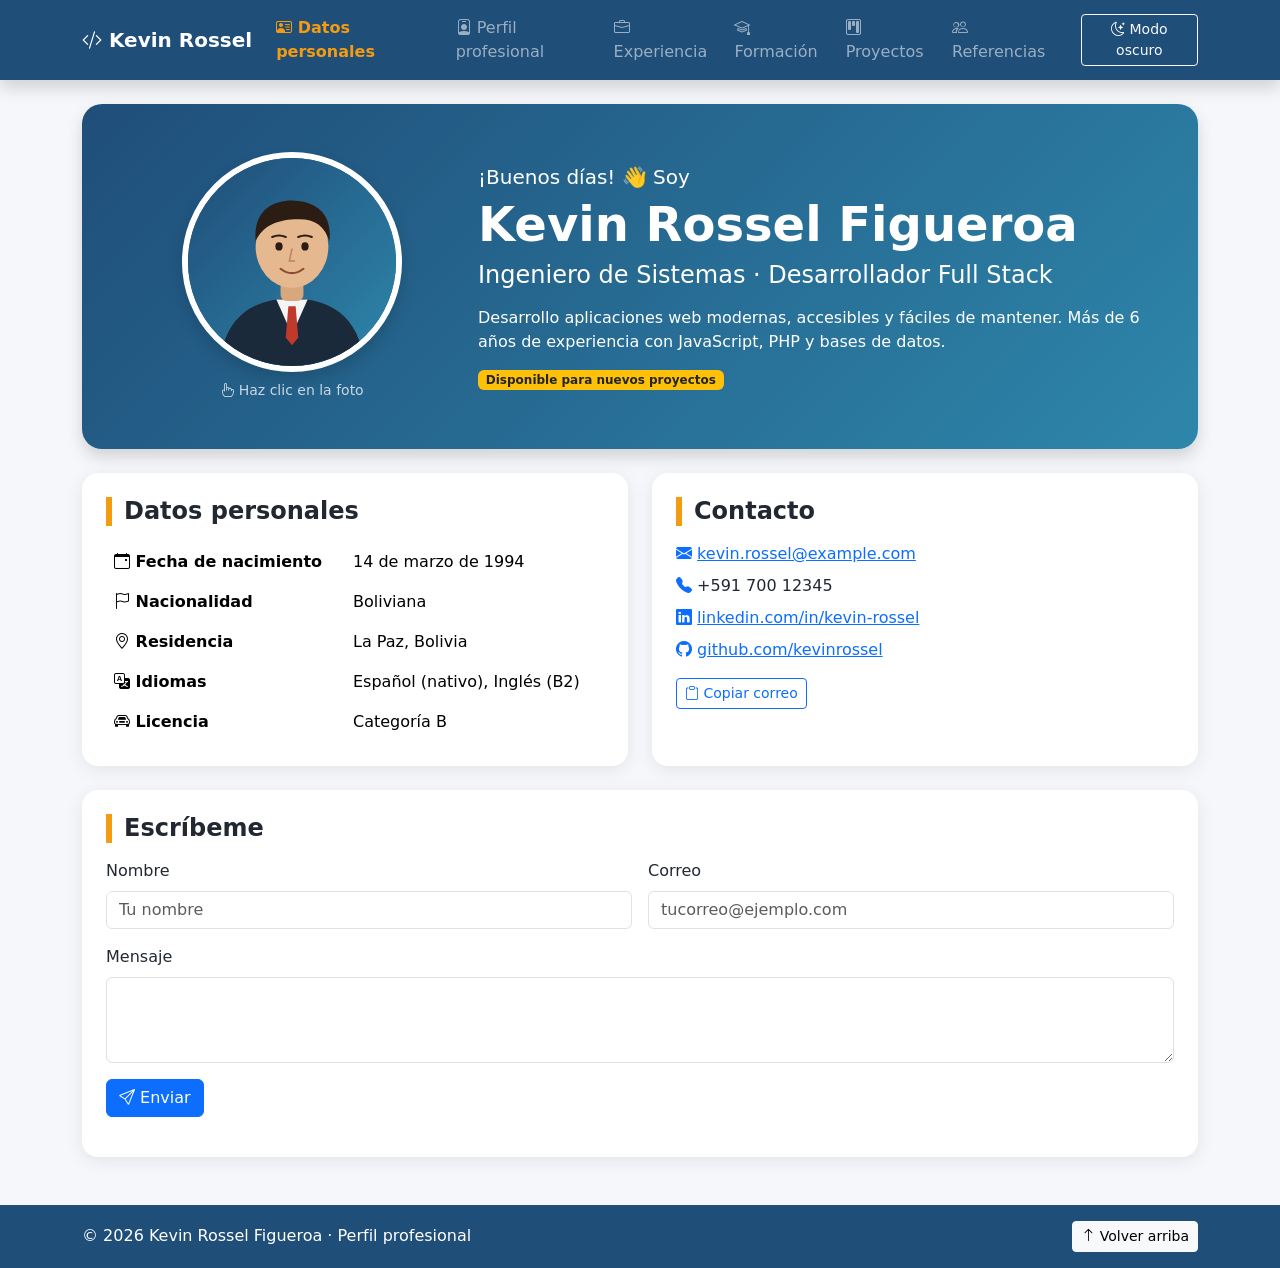
<file: index.html>
<!DOCTYPE html>
<html lang="es">
<head>
  <meta charset="UTF-8">
  <meta name="viewport" content="width=device-width, initial-scale=1.0">
  <title>Datos personales | Kevin Rossel Figueroa</title>
  <link rel="icon" href="img/perfil.svg" type="image/svg+xml">
  <!-- Bootstrap 5 e íconos (copias locales) -->
  <link rel="stylesheet" href="vendor/bootstrap/bootstrap.min.css">
  <link rel="stylesheet" href="vendor/bootstrap-icons/bootstrap-icons.min.css">
  <!-- Estilos propios (archivo CSS separado) -->
  <link rel="stylesheet" href="css/estilos.css">
</head>
<body id="pagina-inicio">
  <!-- ===== Menú de navegación (igual en todas las páginas) ===== -->
  <nav class="navbar navbar-expand-lg navbar-dark sticky-top shadow">
    <div class="container">
      <a class="navbar-brand fw-bold" href="index.html"><i class="bi bi-code-slash"></i> Kevin Rossel</a>
      <button class="navbar-toggler" type="button" data-bs-toggle="collapse" data-bs-target="#menu"
              aria-controls="menu" aria-expanded="false" aria-label="Abrir menú">
        <span class="navbar-toggler-icon"></span>
      </button>
      <div class="collapse navbar-collapse" id="menu">
        <ul class="navbar-nav ms-auto">
          <li class="nav-item"><a class="nav-link" href="index.html"><i class="bi bi-person-vcard"></i> Datos personales</a></li>
          <li class="nav-item"><a class="nav-link" href="perfil.html"><i class="bi bi-person-badge"></i> Perfil profesional</a></li>
          <li class="nav-item"><a class="nav-link" href="experiencia.html"><i class="bi bi-briefcase"></i> Experiencia</a></li>
          <li class="nav-item"><a class="nav-link" href="formacion.html"><i class="bi bi-mortarboard"></i> Formación</a></li>
          <li class="nav-item"><a class="nav-link" href="proyectos.html"><i class="bi bi-kanban"></i> Proyectos</a></li>
          <li class="nav-item"><a class="nav-link" href="referencias.html"><i class="bi bi-people"></i> Referencias</a></li>
        </ul>
        <button id="btnTema" class="btn btn-outline-light btn-sm ms-lg-3 mt-2 mt-lg-0" type="button">
          <i class="bi bi-moon-stars"></i> Modo oscuro
        </button>
      </div>
    </div>
  </nav>

  <main class="container py-4">
    <!-- ===== HERO: foto y datos principales ===== -->
    <section class="hero p-4 p-md-5 mb-4 shadow">
      <div class="row align-items-center g-4">
        <div class="col-md-4 text-center">
          <img id="fotoPerfil" class="foto-perfil shadow" src="img/perfil.svg"
               alt="Fotografía formal de Kevin Rossel" title="Haz clic para cambiar la foto">
          <p class="small mt-2 mb-0 opacity-75"><i class="bi bi-hand-index"></i> Haz clic en la foto</p>
        </div>
        <div class="col-md-8">
          <p id="saludo" class="fs-5 mb-1">Hola</p>
          <h1 class="display-5 fw-bold">Kevin Rossel Figueroa</h1>
          <h2 class="h4 fw-light">Ingeniero de Sistemas · Desarrollador Full Stack</h2>
          <p class="mt-3 mb-0">Desarrollo aplicaciones web modernas, accesibles y fáciles de mantener.
            Más de 6 años de experiencia con JavaScript, PHP y bases de datos.</p>
          <span class="badge bg-warning text-dark mt-3" id="estadoDisponible">Disponible para nuevos proyectos</span>
        </div>
      </div>
    </section>

    <div class="row g-4">
      <!-- ===== Datos personales (tabla) ===== -->
      <div class="col-lg-6">
        <div class="tarjeta p-4 h-100">
          <h3 class="titulo-seccion h4 mb-3">Datos personales</h3>
          <table class="table table-borderless mb-0">
            <tbody>
              <tr><th scope="row"><i class="bi bi-calendar-event"></i> Fecha de nacimiento</th><td>14 de marzo de 1994</td></tr>
              <tr><th scope="row"><i class="bi bi-flag"></i> Nacionalidad</th><td>Boliviana</td></tr>
              <tr><th scope="row"><i class="bi bi-geo-alt"></i> Residencia</th><td>La Paz, Bolivia</td></tr>
              <tr><th scope="row"><i class="bi bi-translate"></i> Idiomas</th><td>Español (nativo), Inglés (B2)</td></tr>
              <tr><th scope="row"><i class="bi bi-car-front"></i> Licencia</th><td>Categoría B</td></tr>
            </tbody>
          </table>
        </div>
      </div>

      <!-- ===== Contacto (lista) ===== -->
      <div class="col-lg-6">
        <div class="tarjeta p-4 h-100">
          <h3 class="titulo-seccion h4 mb-3">Contacto</h3>
          <ul class="list-unstyled fs-6">
            <li class="mb-2"><i class="bi bi-envelope-fill text-primary"></i>
              <a id="enlaceCorreo" href="mailto:kevin.rossel@example.com">kevin.rossel@example.com</a></li>
            <li class="mb-2"><i class="bi bi-telephone-fill text-primary"></i> +591 700 12345</li>
            <li class="mb-2"><i class="bi bi-linkedin text-primary"></i>
              <a href="https://www.linkedin.com/" target="_blank" rel="noopener">linkedin.com/in/kevin-rossel</a></li>
            <li class="mb-2"><i class="bi bi-github text-primary"></i>
              <a href="https://github.com/" target="_blank" rel="noopener">github.com/kevinrossel</a></li>
          </ul>
          <button id="btnCopiar" class="btn btn-outline-primary btn-sm"><i class="bi bi-clipboard"></i> Copiar correo</button>
        </div>
      </div>

      <!-- ===== Formulario de contacto ===== -->
      <div class="col-12">
        <div class="tarjeta p-4">
          <h3 class="titulo-seccion h4 mb-3">Escríbeme</h3>
          <form id="formContacto" class="row g-3" novalidate>
            <div class="col-md-6">
              <label for="nombre" class="form-label">Nombre</label>
              <input id="nombre" class="form-control" type="text" placeholder="Tu nombre" required>
            </div>
            <div class="col-md-6">
              <label for="correo" class="form-label">Correo</label>
              <input id="correo" class="form-control" type="email" placeholder="tucorreo@ejemplo.com" required>
            </div>
            <div class="col-12">
              <label for="mensaje" class="form-label">Mensaje</label>
              <textarea id="mensaje" class="form-control" rows="3" required></textarea>
            </div>
            <div class="col-12"><button class="btn btn-primary" type="submit"><i class="bi bi-send"></i> Enviar</button></div>
          </form>
          <div id="respuestaForm" class="mt-3"></div>
        </div>
      </div>
    </div>
  </main>

  <footer class="py-3 mt-4">
    <div class="container d-flex flex-wrap justify-content-between align-items-center">
      <span>&copy; <span id="anio"></span> Kevin Rossel Figueroa · Perfil profesional</span>
      <!-- Forma 1 de escuchar eventos: atributo onclick en el HTML -->
      <button class="btn btn-sm btn-light" onclick="volverArriba()"><i class="bi bi-arrow-up"></i> Volver arriba</button>
    </div>
  </footer>

  <script src="vendor/bootstrap/bootstrap.bundle.min.js"></script>
  <script src="js/comun.js"></script>
  <script src="js/inicio.js"></script>
</body>
</html>
</file>
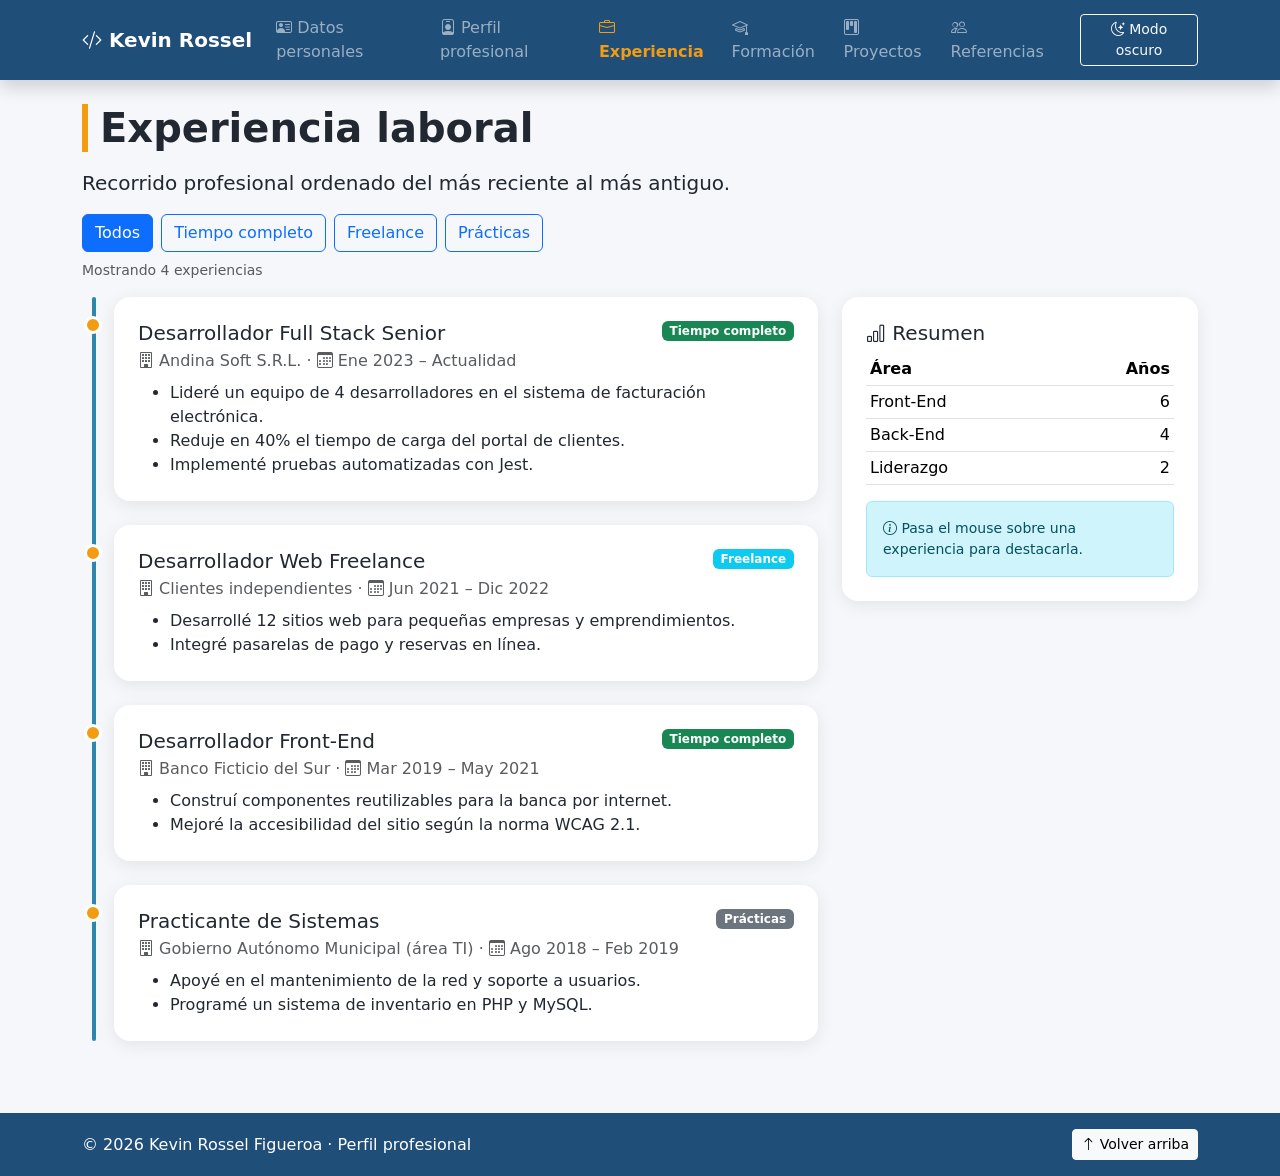
<file: experiencia.html>
<!DOCTYPE html>
<html lang="es">
<head>
  <meta charset="UTF-8">
  <meta name="viewport" content="width=device-width, initial-scale=1.0">
  <title>Experiencia laboral | Kevin Rossel Figueroa</title>
  <link rel="icon" href="img/perfil.svg" type="image/svg+xml">
  <!-- Bootstrap 5 e íconos (copias locales) -->
  <link rel="stylesheet" href="vendor/bootstrap/bootstrap.min.css">
  <link rel="stylesheet" href="vendor/bootstrap-icons/bootstrap-icons.min.css">
  <!-- Estilos propios (archivo CSS separado) -->
  <link rel="stylesheet" href="css/estilos.css">
</head>
<body id="pagina-experiencia">
  <!-- ===== Menú de navegación (igual en todas las páginas) ===== -->
  <nav class="navbar navbar-expand-lg navbar-dark sticky-top shadow">
    <div class="container">
      <a class="navbar-brand fw-bold" href="index.html"><i class="bi bi-code-slash"></i> Kevin Rossel</a>
      <button class="navbar-toggler" type="button" data-bs-toggle="collapse" data-bs-target="#menu"
              aria-controls="menu" aria-expanded="false" aria-label="Abrir menú">
        <span class="navbar-toggler-icon"></span>
      </button>
      <div class="collapse navbar-collapse" id="menu">
        <ul class="navbar-nav ms-auto">
          <li class="nav-item"><a class="nav-link" href="index.html"><i class="bi bi-person-vcard"></i> Datos personales</a></li>
          <li class="nav-item"><a class="nav-link" href="perfil.html"><i class="bi bi-person-badge"></i> Perfil profesional</a></li>
          <li class="nav-item"><a class="nav-link" href="experiencia.html"><i class="bi bi-briefcase"></i> Experiencia</a></li>
          <li class="nav-item"><a class="nav-link" href="formacion.html"><i class="bi bi-mortarboard"></i> Formación</a></li>
          <li class="nav-item"><a class="nav-link" href="proyectos.html"><i class="bi bi-kanban"></i> Proyectos</a></li>
          <li class="nav-item"><a class="nav-link" href="referencias.html"><i class="bi bi-people"></i> Referencias</a></li>
        </ul>
        <button id="btnTema" class="btn btn-outline-light btn-sm ms-lg-3 mt-2 mt-lg-0" type="button">
          <i class="bi bi-moon-stars"></i> Modo oscuro
        </button>
      </div>
    </div>
  </nav>

  <main class="container py-4">
    <h1 class="titulo-seccion mb-3">Experiencia laboral</h1>
    <p class="lead">Recorrido profesional ordenado del más reciente al más antiguo.</p>

    <!-- ===== Filtros (agregar/quitar clases) ===== -->
    <div class="d-flex flex-wrap gap-2 mb-2" id="filtros">
      <button class="btn btn-primary filtro" data-filtro="todos">Todos</button>
      <button class="btn btn-outline-primary filtro" data-filtro="tiempo-completo">Tiempo completo</button>
      <button class="btn btn-outline-primary filtro" data-filtro="freelance">Freelance</button>
      <button class="btn btn-outline-primary filtro" data-filtro="practicas">Prácticas</button>
    </div>
    <p class="small text-muted" id="contadorExp">Mostrando 4 experiencias</p>

    <div class="row g-4">
      <!-- ===== Línea de tiempo ===== -->
      <div class="col-lg-8">
        <div class="linea-tiempo">
        <div class="item-tiempo tarjeta p-4" data-tipo="tiempo-completo">
          <div class="d-flex flex-wrap justify-content-between">
            <h2 class="h5 mb-1">Desarrollador Full Stack Senior</h2><span class="badge bg-success align-self-start">Tiempo completo</span>
          </div>
          <p class="text-muted mb-2"><i class="bi bi-building"></i> Andina Soft S.R.L. · <i class="bi bi-calendar3"></i> Ene 2023 – Actualidad</p>
          <ul class="mb-0"><li>Lideré un equipo de 4 desarrolladores en el sistema de facturación electrónica.</li><li>Reduje en 40% el tiempo de carga del portal de clientes.</li><li>Implementé pruebas automatizadas con Jest.</li></ul>
        </div>
        <div class="item-tiempo tarjeta p-4" data-tipo="freelance">
          <div class="d-flex flex-wrap justify-content-between">
            <h2 class="h5 mb-1">Desarrollador Web Freelance</h2><span class="badge bg-info align-self-start">Freelance</span>
          </div>
          <p class="text-muted mb-2"><i class="bi bi-building"></i> Clientes independientes · <i class="bi bi-calendar3"></i> Jun 2021 – Dic 2022</p>
          <ul class="mb-0"><li>Desarrollé 12 sitios web para pequeñas empresas y emprendimientos.</li><li>Integré pasarelas de pago y reservas en línea.</li></ul>
        </div>
        <div class="item-tiempo tarjeta p-4" data-tipo="tiempo-completo">
          <div class="d-flex flex-wrap justify-content-between">
            <h2 class="h5 mb-1">Desarrollador Front-End</h2><span class="badge bg-success align-self-start">Tiempo completo</span>
          </div>
          <p class="text-muted mb-2"><i class="bi bi-building"></i> Banco Ficticio del Sur · <i class="bi bi-calendar3"></i> Mar 2019 – May 2021</p>
          <ul class="mb-0"><li>Construí componentes reutilizables para la banca por internet.</li><li>Mejoré la accesibilidad del sitio según la norma WCAG 2.1.</li></ul>
        </div>
        <div class="item-tiempo tarjeta p-4" data-tipo="practicas">
          <div class="d-flex flex-wrap justify-content-between">
            <h2 class="h5 mb-1">Practicante de Sistemas</h2><span class="badge bg-secondary align-self-start">Prácticas</span>
          </div>
          <p class="text-muted mb-2"><i class="bi bi-building"></i> Gobierno Autónomo Municipal (área TI) · <i class="bi bi-calendar3"></i> Ago 2018 – Feb 2019</p>
          <ul class="mb-0"><li>Apoyé en el mantenimiento de la red y soporte a usuarios.</li><li>Programé un sistema de inventario en PHP y MySQL.</li></ul>
        </div>
        </div>
      </div>

      <!-- ===== Resumen en tabla ===== -->
      <div class="col-lg-4">
        <aside class="tarjeta p-4 sticky-lg-top" style="top:90px">
          <h2 class="h5"><i class="bi bi-bar-chart"></i> Resumen</h2>
          <table class="table table-sm table-hover mb-3">
            <thead><tr><th>Área</th><th class="text-end">Años</th></tr></thead>
            <tbody>
              <tr><td>Front-End</td><td class="text-end">6</td></tr>
              <tr><td>Back-End</td><td class="text-end">4</td></tr>
              <tr><td>Liderazgo</td><td class="text-end">2</td></tr>
            </tbody>
          </table>
          <div class="alert alert-info small mb-0" role="status">
            <i class="bi bi-info-circle"></i> Pasa el mouse sobre una experiencia para destacarla.
          </div>
        </aside>
      </div>
    </div>
  </main>

  <footer class="py-3 mt-4">
    <div class="container d-flex flex-wrap justify-content-between align-items-center">
      <span>&copy; <span id="anio"></span> Kevin Rossel Figueroa · Perfil profesional</span>
      <!-- Forma 1 de escuchar eventos: atributo onclick en el HTML -->
      <button class="btn btn-sm btn-light" onclick="volverArriba()"><i class="bi bi-arrow-up"></i> Volver arriba</button>
    </div>
  </footer>

  <script src="vendor/bootstrap/bootstrap.bundle.min.js"></script>
  <script src="js/comun.js"></script>
  <script src="js/experiencia.js"></script>
</body>
</html>
</file>
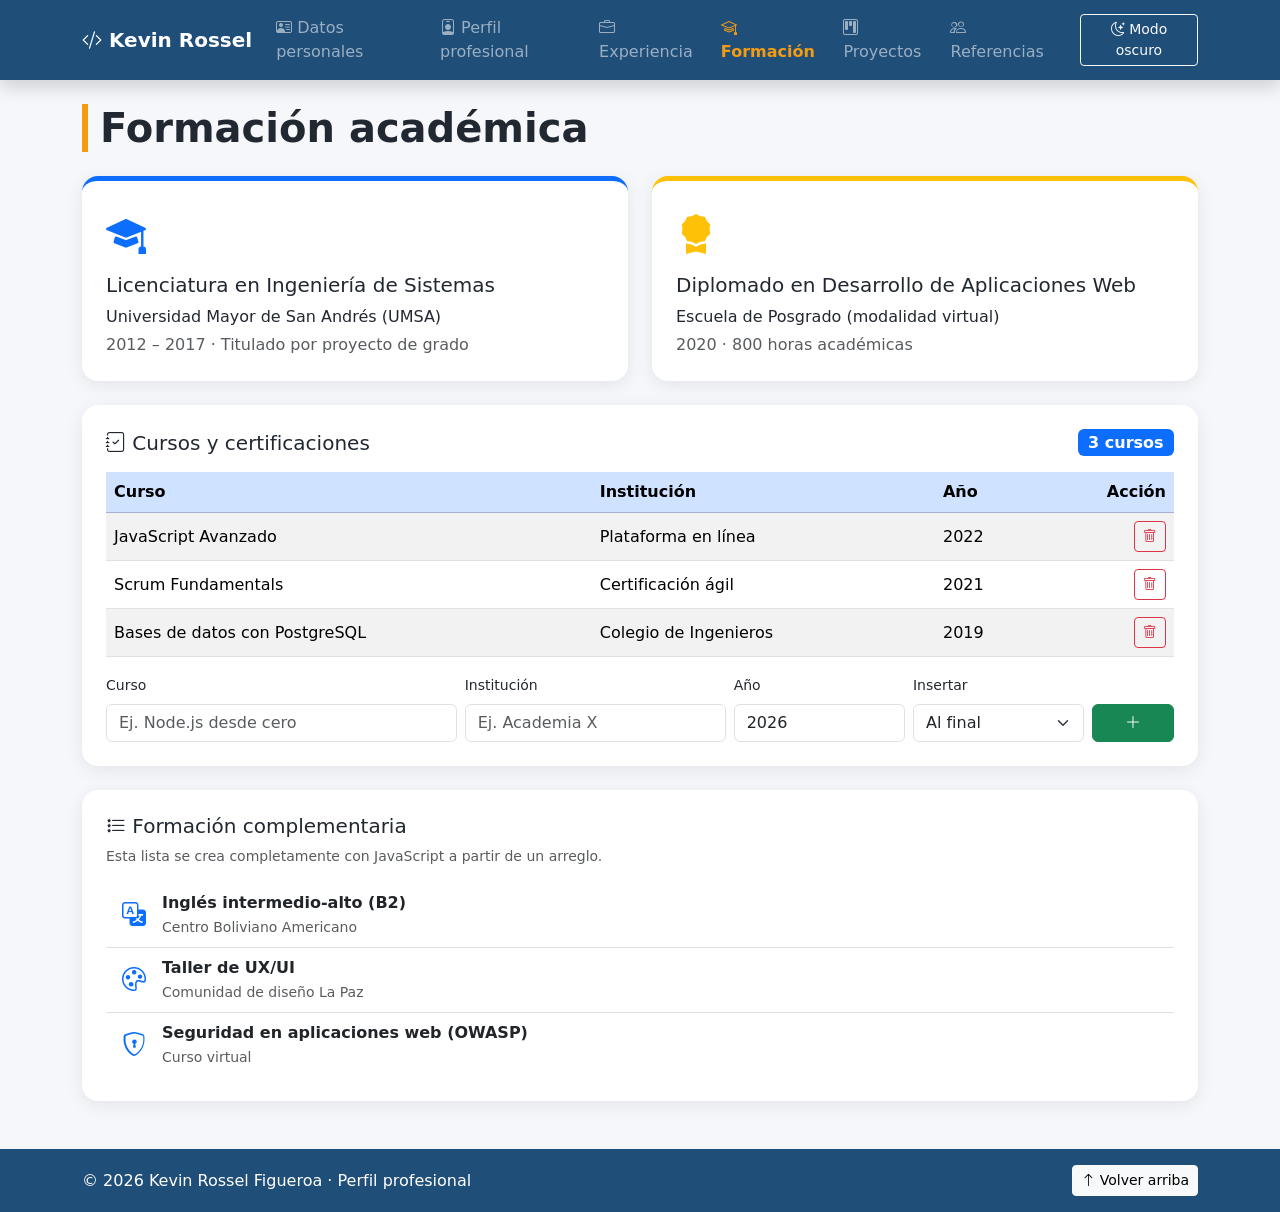
<file: formacion.html>
<!DOCTYPE html>
<html lang="es">
<head>
  <meta charset="UTF-8">
  <meta name="viewport" content="width=device-width, initial-scale=1.0">
  <title>Formación académica | Kevin Rossel Figueroa</title>
  <link rel="icon" href="img/perfil.svg" type="image/svg+xml">
  <!-- Bootstrap 5 e íconos (copias locales) -->
  <link rel="stylesheet" href="vendor/bootstrap/bootstrap.min.css">
  <link rel="stylesheet" href="vendor/bootstrap-icons/bootstrap-icons.min.css">
  <!-- Estilos propios (archivo CSS separado) -->
  <link rel="stylesheet" href="css/estilos.css">
</head>
<body id="pagina-formacion">
  <!-- ===== Menú de navegación (igual en todas las páginas) ===== -->
  <nav class="navbar navbar-expand-lg navbar-dark sticky-top shadow">
    <div class="container">
      <a class="navbar-brand fw-bold" href="index.html"><i class="bi bi-code-slash"></i> Kevin Rossel</a>
      <button class="navbar-toggler" type="button" data-bs-toggle="collapse" data-bs-target="#menu"
              aria-controls="menu" aria-expanded="false" aria-label="Abrir menú">
        <span class="navbar-toggler-icon"></span>
      </button>
      <div class="collapse navbar-collapse" id="menu">
        <ul class="navbar-nav ms-auto">
          <li class="nav-item"><a class="nav-link" href="index.html"><i class="bi bi-person-vcard"></i> Datos personales</a></li>
          <li class="nav-item"><a class="nav-link" href="perfil.html"><i class="bi bi-person-badge"></i> Perfil profesional</a></li>
          <li class="nav-item"><a class="nav-link" href="experiencia.html"><i class="bi bi-briefcase"></i> Experiencia</a></li>
          <li class="nav-item"><a class="nav-link" href="formacion.html"><i class="bi bi-mortarboard"></i> Formación</a></li>
          <li class="nav-item"><a class="nav-link" href="proyectos.html"><i class="bi bi-kanban"></i> Proyectos</a></li>
          <li class="nav-item"><a class="nav-link" href="referencias.html"><i class="bi bi-people"></i> Referencias</a></li>
        </ul>
        <button id="btnTema" class="btn btn-outline-light btn-sm ms-lg-3 mt-2 mt-lg-0" type="button">
          <i class="bi bi-moon-stars"></i> Modo oscuro
        </button>
      </div>
    </div>
  </nav>

  <main class="container py-4">
    <h1 class="titulo-seccion mb-4">Formación académica</h1>

    <!-- ===== Tarjetas de formación principal ===== -->
    <div class="row g-4 mb-4">
      <div class="col-md-6">
        <div class="tarjeta p-4 h-100 border-top border-5 border-primary">
          <i class="bi bi-mortarboard-fill fs-1 text-primary"></i>
          <h2 class="h5 mt-2">Licenciatura en Ingeniería de Sistemas</h2>
          <p class="mb-1">Universidad Mayor de San Andrés (UMSA)</p>
          <p class="text-muted mb-0">2012 – 2017 · Titulado por proyecto de grado</p>
        </div>
      </div>
      <div class="col-md-6">
        <div class="tarjeta p-4 h-100 border-top border-5 border-warning">
          <i class="bi bi-award-fill fs-1 text-warning"></i>
          <h2 class="h5 mt-2">Diplomado en Desarrollo de Aplicaciones Web</h2>
          <p class="mb-1">Escuela de Posgrado (modalidad virtual)</p>
          <p class="text-muted mb-0">2020 · 800 horas académicas</p>
        </div>
      </div>
    </div>

    <!-- ===== Tabla de cursos con agregar / eliminar ===== -->
    <section class="tarjeta p-4 mb-4">
      <div class="d-flex flex-wrap justify-content-between align-items-center mb-3">
        <h2 class="h5 mb-0"><i class="bi bi-journal-check"></i> Cursos y certificaciones</h2>
        <span class="badge bg-primary fs-6" id="totalCursos">0 cursos</span>
      </div>
      <div class="table-responsive">
        <table class="table table-striped align-middle" id="tablaCursos">
          <thead class="table-primary">
            <tr><th>Curso</th><th>Institución</th><th>Año</th><th class="text-end">Acción</th></tr>
          </thead>
          <tbody>
            <tr><td>JavaScript Avanzado</td><td>Plataforma en línea</td><td>2022</td>
              <td class="text-end"><button class="btn btn-sm btn-outline-danger btn-eliminar"><i class="bi bi-trash"></i></button></td></tr>
            <tr><td>Scrum Fundamentals</td><td>Certificación ágil</td><td>2021</td>
              <td class="text-end"><button class="btn btn-sm btn-outline-danger btn-eliminar"><i class="bi bi-trash"></i></button></td></tr>
            <tr><td>Bases de datos con PostgreSQL</td><td>Colegio de Ingenieros</td><td>2019</td>
              <td class="text-end"><button class="btn btn-sm btn-outline-danger btn-eliminar"><i class="bi bi-trash"></i></button></td></tr>
          </tbody>
        </table>
      </div>

      <form id="formCurso" class="row g-2 align-items-end">
        <div class="col-md-4"><label class="form-label small" for="cursoNombre">Curso</label>
          <input id="cursoNombre" class="form-control" required placeholder="Ej. Node.js desde cero"></div>
        <div class="col-md-3"><label class="form-label small" for="cursoInst">Institución</label>
          <input id="cursoInst" class="form-control" required placeholder="Ej. Academia X"></div>
        <div class="col-md-2"><label class="form-label small" for="cursoAnio">Año</label>
          <input id="cursoAnio" class="form-control" type="number" min="1990" max="2030" required value="2026"></div>
        <div class="col-md-2"><label class="form-label small" for="cursoPosicion">Insertar</label>
          <select id="cursoPosicion" class="form-select">
            <option value="final">Al final</option>
            <option value="inicio">Al inicio</option>
          </select></div>
        <div class="col-md-1 d-grid"><button class="btn btn-success" type="submit" title="Agregar"><i class="bi bi-plus-lg"></i></button></div>
      </form>
    </section>

    <!-- ===== Lista generada desde JavaScript ===== -->
    <section class="tarjeta p-4">
      <h2 class="h5"><i class="bi bi-list-stars"></i> Formación complementaria</h2>
      <p class="text-muted small">Esta lista se crea completamente con JavaScript a partir de un arreglo.</p>
      <ul class="list-group list-group-flush" id="listaComplementaria"></ul>
    </section>
  </main>

  <footer class="py-3 mt-4">
    <div class="container d-flex flex-wrap justify-content-between align-items-center">
      <span>&copy; <span id="anio"></span> Kevin Rossel Figueroa · Perfil profesional</span>
      <!-- Forma 1 de escuchar eventos: atributo onclick en el HTML -->
      <button class="btn btn-sm btn-light" onclick="volverArriba()"><i class="bi bi-arrow-up"></i> Volver arriba</button>
    </div>
  </footer>

  <script src="vendor/bootstrap/bootstrap.bundle.min.js"></script>
  <script src="js/comun.js"></script>
  <script src="js/formacion.js"></script>
</body>
</html>
</file>
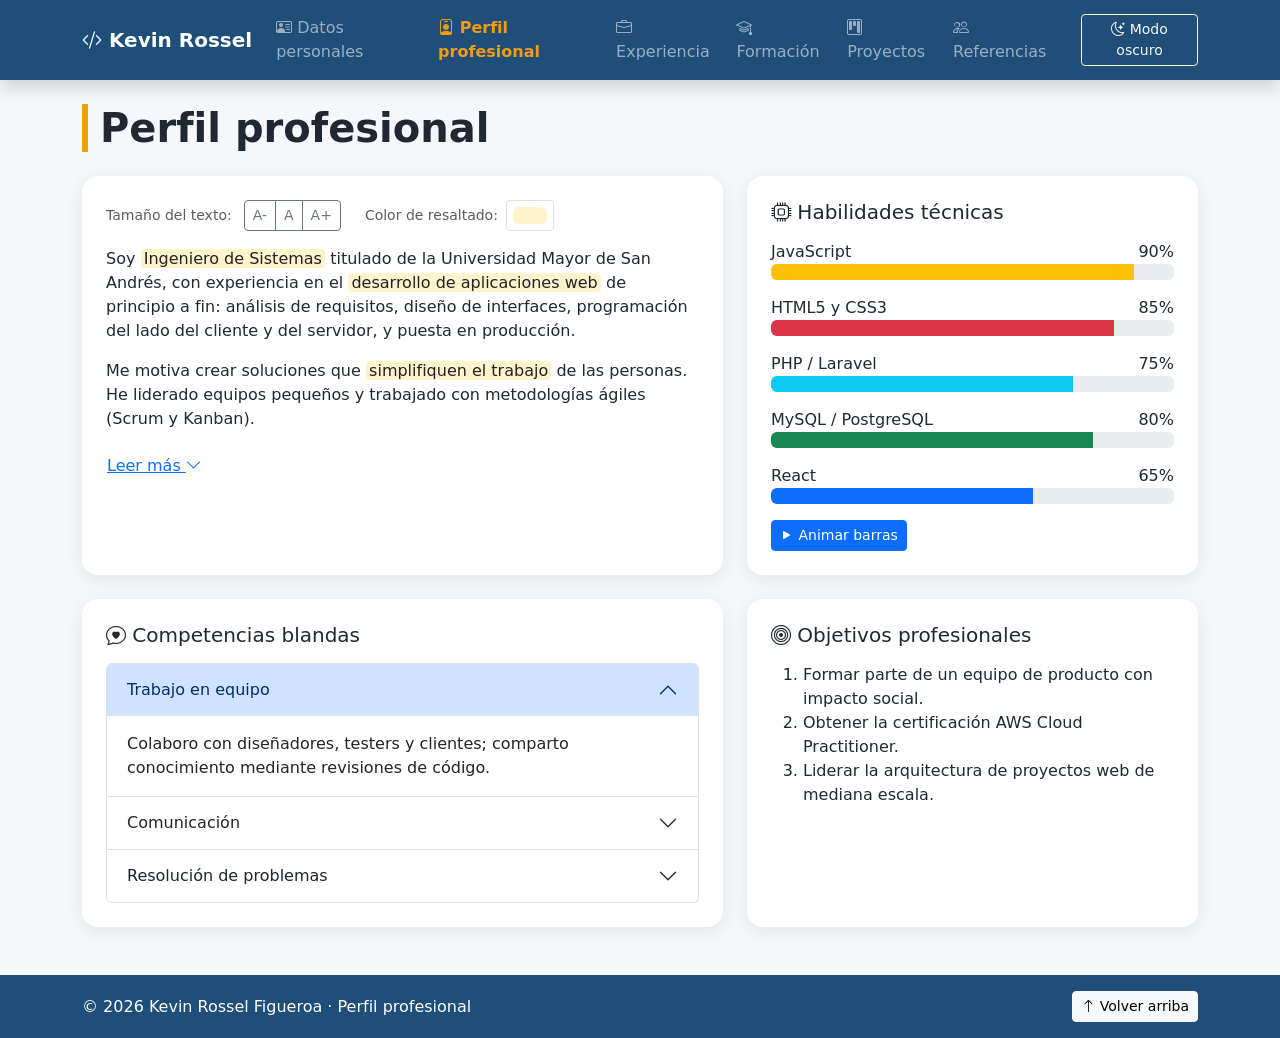
<file: perfil.html>
<!DOCTYPE html>
<html lang="es">
<head>
  <meta charset="UTF-8">
  <meta name="viewport" content="width=device-width, initial-scale=1.0">
  <title>Perfil profesional | Kevin Rossel Figueroa</title>
  <link rel="icon" href="img/perfil.svg" type="image/svg+xml">
  <!-- Bootstrap 5 e íconos (copias locales) -->
  <link rel="stylesheet" href="vendor/bootstrap/bootstrap.min.css">
  <link rel="stylesheet" href="vendor/bootstrap-icons/bootstrap-icons.min.css">
  <!-- Estilos propios (archivo CSS separado) -->
  <link rel="stylesheet" href="css/estilos.css">
</head>
<body id="pagina-perfil">
  <!-- ===== Menú de navegación (igual en todas las páginas) ===== -->
  <nav class="navbar navbar-expand-lg navbar-dark sticky-top shadow">
    <div class="container">
      <a class="navbar-brand fw-bold" href="index.html"><i class="bi bi-code-slash"></i> Kevin Rossel</a>
      <button class="navbar-toggler" type="button" data-bs-toggle="collapse" data-bs-target="#menu"
              aria-controls="menu" aria-expanded="false" aria-label="Abrir menú">
        <span class="navbar-toggler-icon"></span>
      </button>
      <div class="collapse navbar-collapse" id="menu">
        <ul class="navbar-nav ms-auto">
          <li class="nav-item"><a class="nav-link" href="index.html"><i class="bi bi-person-vcard"></i> Datos personales</a></li>
          <li class="nav-item"><a class="nav-link" href="perfil.html"><i class="bi bi-person-badge"></i> Perfil profesional</a></li>
          <li class="nav-item"><a class="nav-link" href="experiencia.html"><i class="bi bi-briefcase"></i> Experiencia</a></li>
          <li class="nav-item"><a class="nav-link" href="formacion.html"><i class="bi bi-mortarboard"></i> Formación</a></li>
          <li class="nav-item"><a class="nav-link" href="proyectos.html"><i class="bi bi-kanban"></i> Proyectos</a></li>
          <li class="nav-item"><a class="nav-link" href="referencias.html"><i class="bi bi-people"></i> Referencias</a></li>
        </ul>
        <button id="btnTema" class="btn btn-outline-light btn-sm ms-lg-3 mt-2 mt-lg-0" type="button">
          <i class="bi bi-moon-stars"></i> Modo oscuro
        </button>
      </div>
    </div>
  </nav>

  <main class="container py-4">
    <h1 class="titulo-seccion mb-4">Perfil profesional</h1>
    <div class="row g-4">
      <!-- ===== Resumen con controles de estilo ===== -->
      <div class="col-lg-7">
        <article class="tarjeta p-4 h-100">
          <div class="d-flex flex-wrap gap-2 mb-3 align-items-center">
            <span class="small text-muted me-1">Tamaño del texto:</span>
            <div class="btn-group btn-group-sm" role="group" aria-label="Tamaño de letra">
              <button id="btnMenos" class="btn btn-outline-secondary">A-</button>
              <button id="btnNormal" class="btn btn-outline-secondary">A</button>
              <button id="btnMas" class="btn btn-outline-secondary">A+</button>
            </div>
            <label for="colorResaltado" class="small text-muted ms-3">Color de resaltado:</label>
            <input id="colorResaltado" type="color" class="form-control form-control-color form-control-sm" value="#fff3cd">
          </div>
          <div id="textoPerfil">
            <p>Soy <span class="resaltado">Ingeniero de Sistemas</span> titulado de la Universidad Mayor de San Andrés,
              con experiencia en el <span class="resaltado">desarrollo de aplicaciones web</span> de principio a fin:
              análisis de requisitos, diseño de interfaces, programación del lado del cliente y del servidor, y puesta en producción.</p>
            <p>Me motiva crear soluciones que <span class="resaltado">simplifiquen el trabajo</span> de las personas. He liderado equipos
              pequeños y trabajado con metodologías ágiles (Scrum y Kanban).</p>
            <div id="textoExtra" class="texto-extra">
              <p>Actualmente me especializo en aplicaciones con <span class="resaltado">JavaScript moderno</span> (ES6+), Node.js y React,
                además de bases de datos MySQL y PostgreSQL. Me interesa la accesibilidad web y las buenas prácticas de código limpio.</p>
              <p>Fuera del trabajo, doy talleres gratuitos de programación para estudiantes de colegio.</p>
            </div>
          </div>
          <button id="btnLeerMas" class="btn btn-link px-0">Leer más <i class="bi bi-chevron-down"></i></button>
        </article>
      </div>

      <!-- ===== Habilidades técnicas (barras de progreso) ===== -->
      <div class="col-lg-5">
        <section class="tarjeta p-4 h-100">
          <h2 class="h5 mb-3"><i class="bi bi-cpu"></i> Habilidades técnicas</h2>
          <div class="habilidad mb-3" data-valor="90"><div class="d-flex justify-content-between"><span>JavaScript</span><span class="porcentaje">0%</span></div>
            <div class="progress" role="progressbar" aria-label="JavaScript"><div class="progress-bar bg-warning" style="width:0%"></div></div></div>
          <div class="habilidad mb-3" data-valor="85"><div class="d-flex justify-content-between"><span>HTML5 y CSS3</span><span class="porcentaje">0%</span></div>
            <div class="progress" role="progressbar" aria-label="HTML y CSS"><div class="progress-bar bg-danger" style="width:0%"></div></div></div>
          <div class="habilidad mb-3" data-valor="75"><div class="d-flex justify-content-between"><span>PHP / Laravel</span><span class="porcentaje">0%</span></div>
            <div class="progress" role="progressbar" aria-label="PHP"><div class="progress-bar bg-info" style="width:0%"></div></div></div>
          <div class="habilidad mb-3" data-valor="80"><div class="d-flex justify-content-between"><span>MySQL / PostgreSQL</span><span class="porcentaje">0%</span></div>
            <div class="progress" role="progressbar" aria-label="Bases de datos"><div class="progress-bar bg-success" style="width:0%"></div></div></div>
          <div class="habilidad" data-valor="65"><div class="d-flex justify-content-between"><span>React</span><span class="porcentaje">0%</span></div>
            <div class="progress" role="progressbar" aria-label="React"><div class="progress-bar" style="width:0%"></div></div></div>
          <button id="btnAnimar" class="btn btn-sm btn-primary mt-3"><i class="bi bi-play-fill"></i> Animar barras</button>
        </section>
      </div>

      <!-- ===== Competencias blandas (acordeón Bootstrap) ===== -->
      <div class="col-lg-7">
        <section class="tarjeta p-4">
          <h2 class="h5 mb-3"><i class="bi bi-chat-heart"></i> Competencias blandas</h2>
          <div class="accordion" id="acordeonCompetencias">
            <div class="accordion-item">
              <h3 class="accordion-header"><button class="accordion-button" type="button" data-bs-toggle="collapse" data-bs-target="#c1">Trabajo en equipo</button></h3>
              <div id="c1" class="accordion-collapse collapse show" data-bs-parent="#acordeonCompetencias"><div class="accordion-body">Colaboro con diseñadores, testers y clientes; comparto conocimiento mediante revisiones de código.</div></div>
            </div>
            <div class="accordion-item">
              <h3 class="accordion-header"><button class="accordion-button collapsed" type="button" data-bs-toggle="collapse" data-bs-target="#c2">Comunicación</button></h3>
              <div id="c2" class="accordion-collapse collapse" data-bs-parent="#acordeonCompetencias"><div class="accordion-body">Explico temas técnicos con lenguaje sencillo a personas no técnicas.</div></div>
            </div>
            <div class="accordion-item">
              <h3 class="accordion-header"><button class="accordion-button collapsed" type="button" data-bs-toggle="collapse" data-bs-target="#c3">Resolución de problemas</button></h3>
              <div id="c3" class="accordion-collapse collapse" data-bs-parent="#acordeonCompetencias"><div class="accordion-body">Analizo la causa raíz de los errores y propongo soluciones medibles.</div></div>
            </div>
          </div>
        </section>
      </div>

      <!-- ===== Objetivo profesional (lista) ===== -->
      <div class="col-lg-5">
        <section class="tarjeta p-4 h-100">
          <h2 class="h5 mb-3"><i class="bi bi-bullseye"></i> Objetivos profesionales</h2>
          <ol class="mb-0">
            <li>Formar parte de un equipo de producto con impacto social.</li>
            <li>Obtener la certificación AWS Cloud Practitioner.</li>
            <li>Liderar la arquitectura de proyectos web de mediana escala.</li>
          </ol>
        </section>
      </div>
    </div>
  </main>

  <footer class="py-3 mt-4">
    <div class="container d-flex flex-wrap justify-content-between align-items-center">
      <span>&copy; <span id="anio"></span> Kevin Rossel Figueroa · Perfil profesional</span>
      <!-- Forma 1 de escuchar eventos: atributo onclick en el HTML -->
      <button class="btn btn-sm btn-light" onclick="volverArriba()"><i class="bi bi-arrow-up"></i> Volver arriba</button>
    </div>
  </footer>

  <script src="vendor/bootstrap/bootstrap.bundle.min.js"></script>
  <script src="js/comun.js"></script>
  <script src="js/perfil.js"></script>
</body>
</html>
</file>
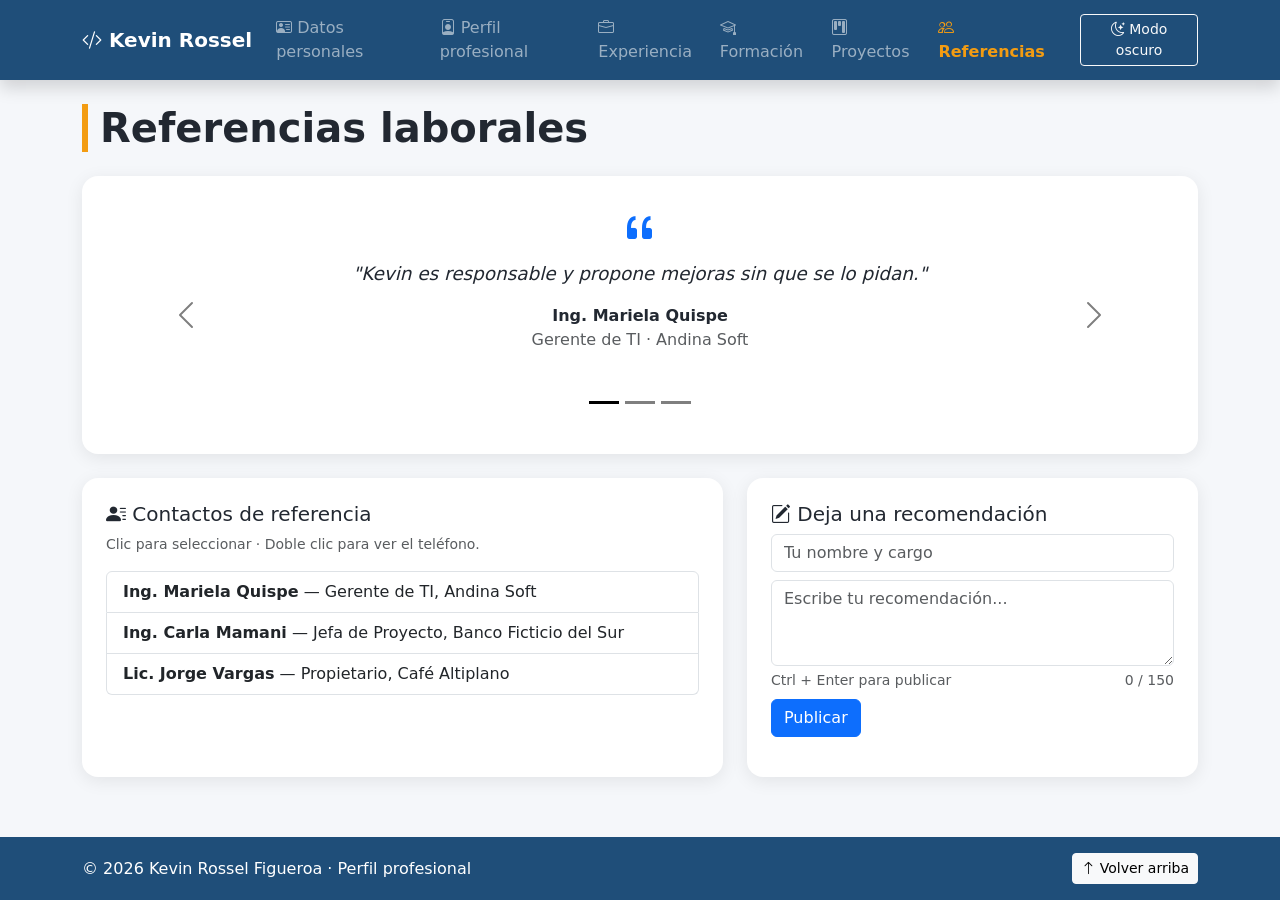
<file: referencias.html>
<!DOCTYPE html>
<html lang="es">
<head>
  <meta charset="UTF-8">
  <meta name="viewport" content="width=device-width, initial-scale=1.0">
  <title>Referencias laborales | Kevin Rossel Figueroa</title>
  <link rel="icon" href="img/perfil.svg" type="image/svg+xml">
  <!-- Bootstrap 5 e íconos (copias locales) -->
  <link rel="stylesheet" href="vendor/bootstrap/bootstrap.min.css">
  <link rel="stylesheet" href="vendor/bootstrap-icons/bootstrap-icons.min.css">
  <!-- Estilos propios (archivo CSS separado) -->
  <link rel="stylesheet" href="css/estilos.css">
</head>
<body id="pagina-referencias">
  <!-- ===== Menú de navegación (igual en todas las páginas) ===== -->
  <nav class="navbar navbar-expand-lg navbar-dark sticky-top shadow">
    <div class="container">
      <a class="navbar-brand fw-bold" href="index.html"><i class="bi bi-code-slash"></i> Kevin Rossel</a>
      <button class="navbar-toggler" type="button" data-bs-toggle="collapse" data-bs-target="#menu"
              aria-controls="menu" aria-expanded="false" aria-label="Abrir menú">
        <span class="navbar-toggler-icon"></span>
      </button>
      <div class="collapse navbar-collapse" id="menu">
        <ul class="navbar-nav ms-auto">
          <li class="nav-item"><a class="nav-link" href="index.html"><i class="bi bi-person-vcard"></i> Datos personales</a></li>
          <li class="nav-item"><a class="nav-link" href="perfil.html"><i class="bi bi-person-badge"></i> Perfil profesional</a></li>
          <li class="nav-item"><a class="nav-link" href="experiencia.html"><i class="bi bi-briefcase"></i> Experiencia</a></li>
          <li class="nav-item"><a class="nav-link" href="formacion.html"><i class="bi bi-mortarboard"></i> Formación</a></li>
          <li class="nav-item"><a class="nav-link" href="proyectos.html"><i class="bi bi-kanban"></i> Proyectos</a></li>
          <li class="nav-item"><a class="nav-link" href="referencias.html"><i class="bi bi-people"></i> Referencias</a></li>
        </ul>
        <button id="btnTema" class="btn btn-outline-light btn-sm ms-lg-3 mt-2 mt-lg-0" type="button">
          <i class="bi bi-moon-stars"></i> Modo oscuro
        </button>
      </div>
    </div>
  </nav>

  <main class="container py-4">
    <h1 class="titulo-seccion mb-4">Referencias laborales</h1>

    <!-- ===== Carrusel Bootstrap de testimonios ===== -->
    <section class="tarjeta p-4 mb-4">
      <div id="carruselTestimonios" class="carousel slide carousel-dark" data-bs-ride="carousel">
        <div class="carousel-indicators">
          <button type="button" data-bs-target="#carruselTestimonios" data-bs-slide-to="0" class="active" aria-label="Testimonio 1"></button>
          <button type="button" data-bs-target="#carruselTestimonios" data-bs-slide-to="1" aria-label="Testimonio 2"></button>
          <button type="button" data-bs-target="#carruselTestimonios" data-bs-slide-to="2" aria-label="Testimonio 3"></button>
        </div>
        <div class="carousel-inner text-center px-5">
          <div class="carousel-item active"><i class="bi bi-quote fs-1 text-primary"></i>
            <p class="cita">"Kevin es responsable y propone mejoras sin que se lo pidan."</p>
            <p class="fw-bold mb-0">Ing. Mariela Quispe</p><p class="text-muted">Gerente de TI · Andina Soft</p></div>
          <div class="carousel-item"><i class="bi bi-quote fs-1 text-primary"></i>
            <p class="cita">"Entregó nuestro sitio a tiempo y nos enseñó a administrarlo."</p>
            <p class="fw-bold mb-0">Lic. Jorge Vargas</p><p class="text-muted">Propietario · Café Altiplano</p></div>
          <div class="carousel-item"><i class="bi bi-quote fs-1 text-primary"></i>
            <p class="cita">"Su trabajo en accesibilidad marcó un antes y un después."</p>
            <p class="fw-bold mb-0">Ing. Carla Mamani</p><p class="text-muted">Jefa de Proyecto · Banco Ficticio del Sur</p></div>
        </div>
        <button class="carousel-control-prev" type="button" data-bs-target="#carruselTestimonios" data-bs-slide="prev">
          <span class="carousel-control-prev-icon" aria-hidden="true"></span><span class="visually-hidden">Anterior</span></button>
        <button class="carousel-control-next" type="button" data-bs-target="#carruselTestimonios" data-bs-slide="next">
          <span class="carousel-control-next-icon" aria-hidden="true"></span><span class="visually-hidden">Siguiente</span></button>
      </div>
    </section>

    <div class="row g-4">
      <!-- ===== Lista de contactos de referencia ===== -->
      <div class="col-lg-7">
        <section class="tarjeta p-4 h-100">
          <h2 class="h5"><i class="bi bi-person-lines-fill"></i> Contactos de referencia</h2>
          <p class="small text-muted">Clic para seleccionar · Doble clic para ver el teléfono.</p>
          <ul class="list-group" id="listaReferencias">
            <li class="list-group-item referencia-item" data-telefono="+591 711 11111">
              <strong>Ing. Mariela Quispe</strong> — Gerente de TI, Andina Soft
              <span class="telefono badge bg-secondary ms-2 d-none"></span></li>
            <li class="list-group-item referencia-item" data-telefono="+591 722 22222">
              <strong>Ing. Carla Mamani</strong> — Jefa de Proyecto, Banco Ficticio del Sur
              <span class="telefono badge bg-secondary ms-2 d-none"></span></li>
            <li class="list-group-item referencia-item" data-telefono="+591 733 33333">
              <strong>Lic. Jorge Vargas</strong> — Propietario, Café Altiplano
              <span class="telefono badge bg-secondary ms-2 d-none"></span></li>
          </ul>
        </section>
      </div>

      <!-- ===== Dejar una recomendación ===== -->
      <div class="col-lg-5">
        <section class="tarjeta p-4 h-100">
          <h2 class="h5"><i class="bi bi-pencil-square"></i> Deja una recomendación</h2>
          <form id="formRecomendacion">
            <input id="recAutor" class="form-control mb-2" placeholder="Tu nombre y cargo" required>
            <textarea id="recTexto" class="form-control" rows="3" maxlength="150" placeholder="Escribe tu recomendación..." required></textarea>
            <div class="d-flex justify-content-between small text-muted mt-1">
              <span>Ctrl + Enter para publicar</span><span id="contadorCaracteres">0 / 150</span>
            </div>
            <button class="btn btn-primary mt-2" type="submit">Publicar</button>
          </form>
          <div id="recomendaciones" class="mt-3"></div>
        </section>
      </div>
    </div>
  </main>

  <footer class="py-3 mt-4">
    <div class="container d-flex flex-wrap justify-content-between align-items-center">
      <span>&copy; <span id="anio"></span> Kevin Rossel Figueroa · Perfil profesional</span>
      <!-- Forma 1 de escuchar eventos: atributo onclick en el HTML -->
      <button class="btn btn-sm btn-light" onclick="volverArriba()"><i class="bi bi-arrow-up"></i> Volver arriba</button>
    </div>
  </footer>

  <script src="vendor/bootstrap/bootstrap.bundle.min.js"></script>
  <script src="js/comun.js"></script>
  <script src="js/referencias.js"></script>
</body>
</html>
</file>
<file: css/estilos.css>
/* =========================================================
   Hoja de estilos general del sitio "Perfil Profesional"
   ========================================================= */
:root {
  --color-primario: #1f4e79;
  --color-secundario: #2e86ab;
  --color-acento: #f39c12;
  --fondo: #f5f7fa;
  --texto: #222831;
  --tarjeta: #ffffff;
}

/* Modo oscuro: se activa agregando la clase .modo-oscuro al <body> desde JS */
body.modo-oscuro {
  --fondo: #121821;
  --texto: #e8eaed;
  --tarjeta: #1d2633;
}

body {
  background: var(--fondo);
  color: var(--texto);
  transition: background .3s, color .3s;
  min-height: 100vh;
  display: flex;
  flex-direction: column;
}
main { flex: 1; }

.navbar { background: var(--color-primario) !important; }
.navbar .nav-link.active { color: var(--color-acento) !important; font-weight: 600; }

.tarjeta {
  background: var(--tarjeta);
  color: var(--texto);
  border: none;
  border-radius: 1rem;
  box-shadow: 0 4px 18px rgba(0, 0, 0, .08);
}
body.modo-oscuro .table { --bs-table-bg: var(--tarjeta); --bs-table-color: var(--texto); }
body.modo-oscuro .list-group-item,
body.modo-oscuro .accordion-item,
body.modo-oscuro .accordion-button,
body.modo-oscuro .form-control,
body.modo-oscuro .form-select { background: var(--tarjeta); color: var(--texto); }
body.modo-oscuro .text-muted { color: #9aa4b1 !important; }
body.modo-oscuro .carousel-dark .carousel-indicators [data-bs-target] { background-color: #fff; }
body.modo-oscuro .alert-light { background: #26303e; color: var(--texto); border-color: #3a4656 !important; }

.titulo-seccion {
  border-left: 6px solid var(--color-acento);
  padding-left: .75rem;
  font-weight: 700;
}

/* ---------- index.html (Datos personales) ---------- */
.hero {
  background: linear-gradient(135deg, var(--color-primario), var(--color-secundario));
  color: #fff;
  border-radius: 1.25rem;
}
.foto-perfil {
  width: 220px; height: 220px;
  object-fit: cover;
  border-radius: 50%;
  border: 6px solid #fff;
  cursor: pointer;
  transition: transform .3s;
}
.foto-perfil:hover { transform: scale(1.04) rotate(-2deg); }

/* ---------- perfil.html ---------- */
.texto-extra { display: none; }
.texto-extra.visible { display: block; }
.resaltado { background: #fff3cd; color: #222; padding: 0 .2rem; border-radius: .25rem; }

/* ---------- experiencia.html (línea de tiempo) ---------- */
.linea-tiempo { position: relative; padding-left: 2rem; }
.linea-tiempo::before {
  content: ""; position: absolute; left: .6rem; top: 0; bottom: 0;
  width: 4px; background: var(--color-secundario); border-radius: 2px;
}
.item-tiempo { position: relative; margin-bottom: 1.5rem; transition: opacity .3s, transform .3s; }
.item-tiempo::before {
  content: ""; position: absolute; left: -1.85rem; top: 1.2rem;
  width: 18px; height: 18px; border-radius: 50%;
  background: var(--color-acento); border: 3px solid var(--tarjeta);
}
.item-tiempo.oculto { display: none; }
.item-tiempo.destacado { transform: translateX(8px); box-shadow: 0 6px 22px rgba(46, 134, 171, .35); }

/* ---------- formacion.html ---------- */
.fila-nueva { animation: aparecer .8s ease; }
@keyframes aparecer {
  from { background: #d1e7dd; }
  to   { background: transparent; }
}

/* ---------- proyectos.html ---------- */
.card-proyecto { transition: transform .25s; }
.card-proyecto:hover { transform: translateY(-6px); }
.card-proyecto img { border-radius: 1rem 1rem 0 0; }
.col-proyecto.oculto { display: none; }

/* ---------- referencias.html ---------- */
.cita { font-style: italic; font-size: 1.15rem; }
.carousel-item { min-height: 230px; }
.referencia-item { cursor: pointer; }
.referencia-item.seleccionada { border-left: 6px solid var(--color-acento); }

footer { background: var(--color-primario); color: #fff; }
body.modo-oscuro .carousel-control-prev-icon,
body.modo-oscuro .carousel-control-next-icon { filter: none !important; }
</file>
